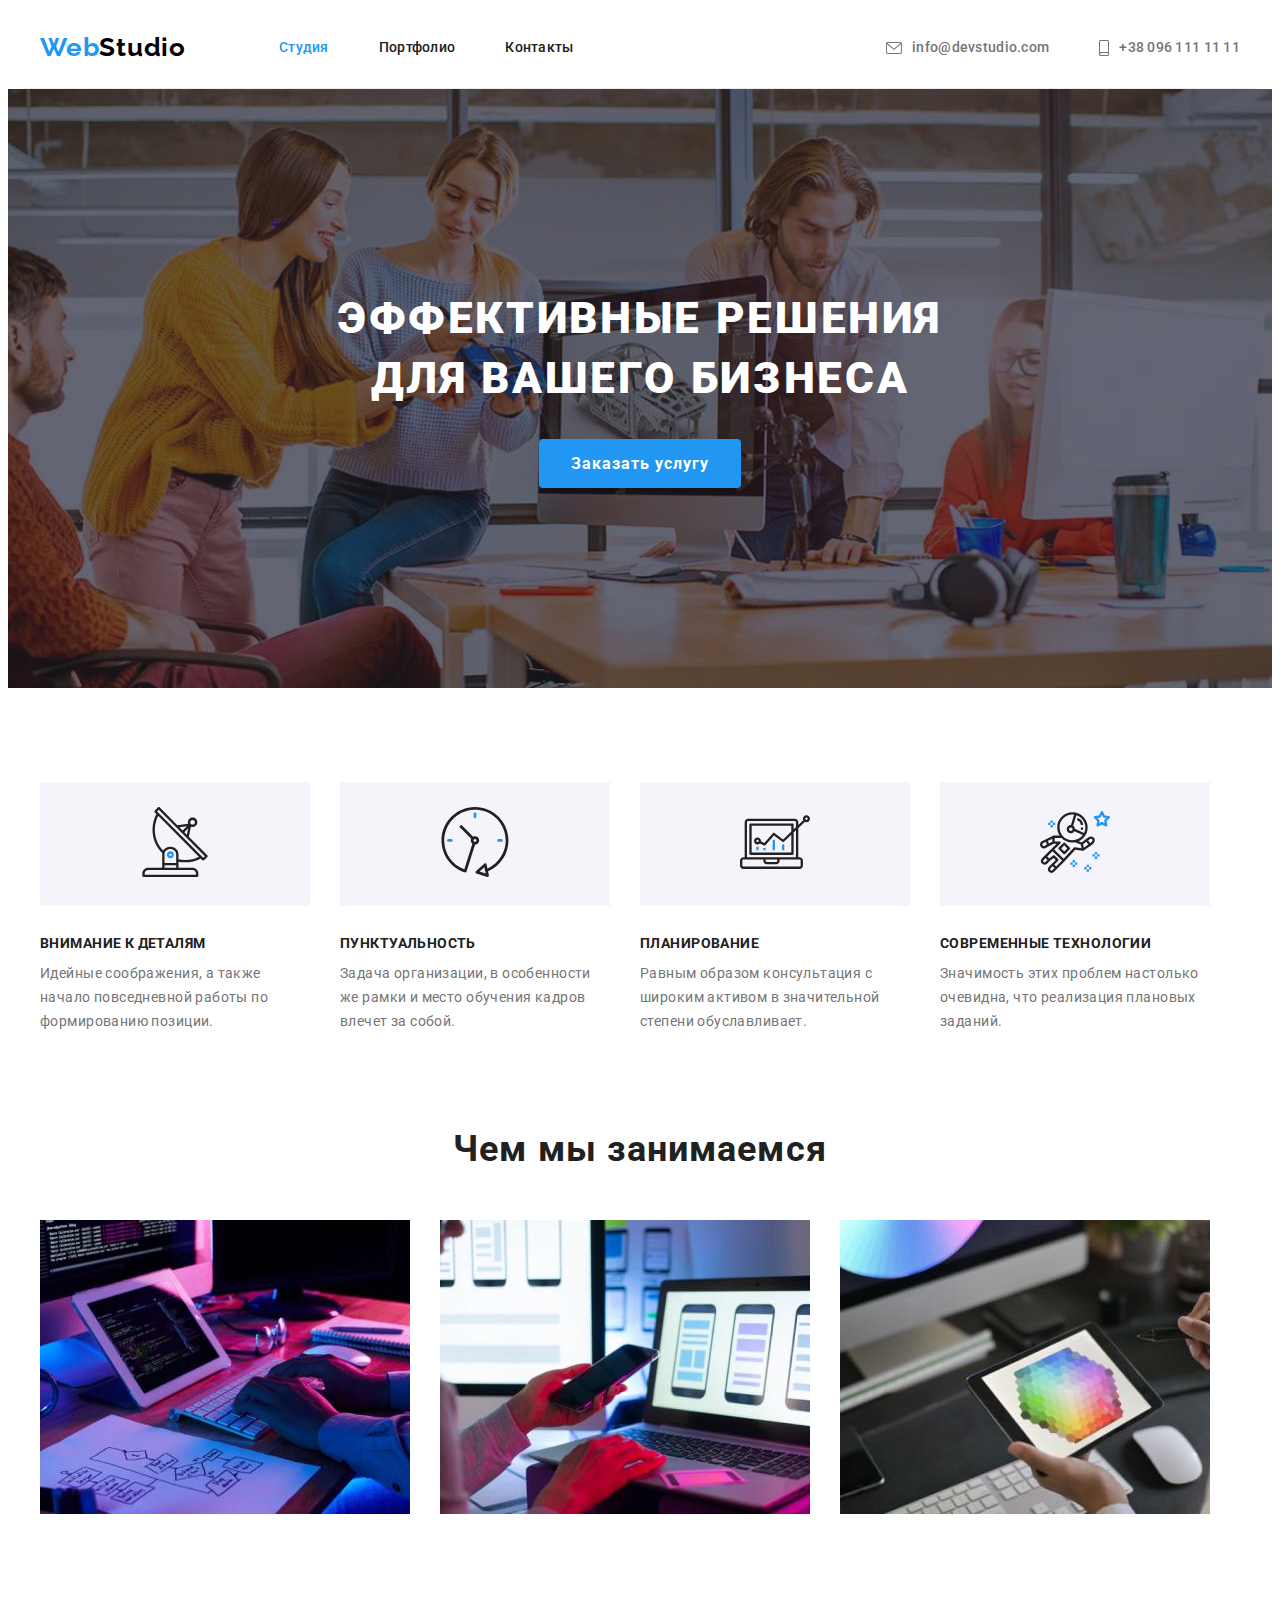
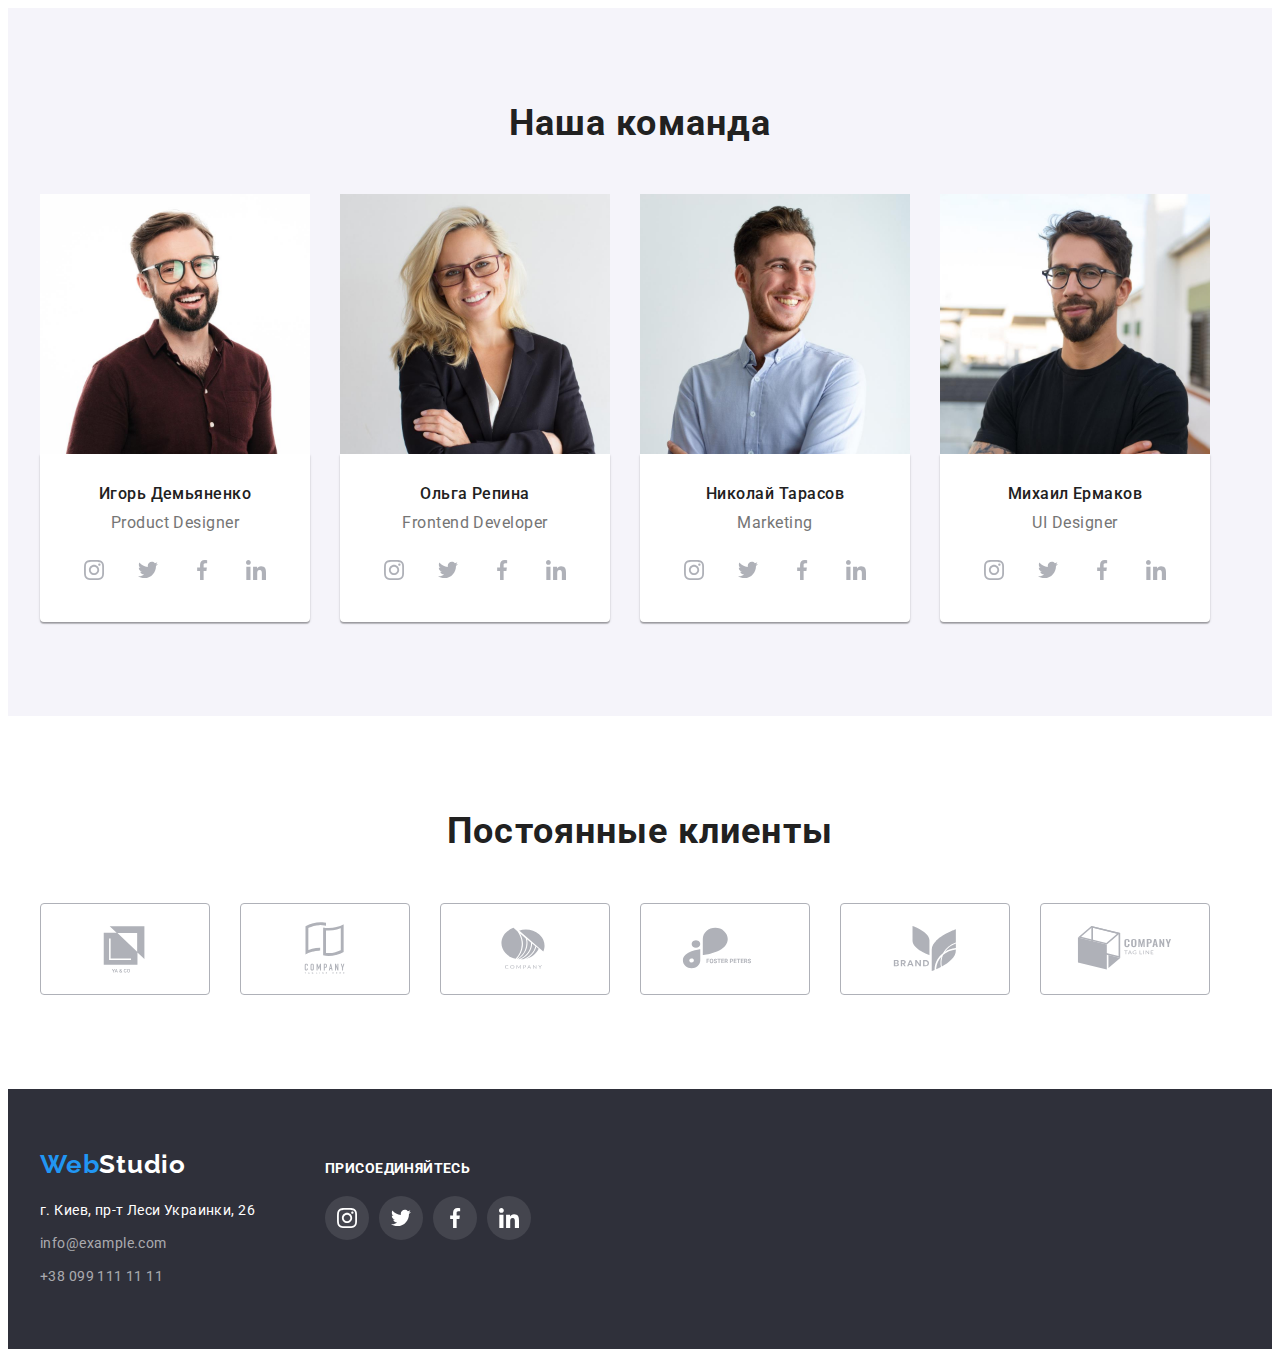
<file: index.html>
<!DOCTYPE html>
<html lang="ru">
  <head>
    <meta charset="UTF-8" />
    <meta http-equiv="X-UA-Compatible" content="IE=edge" />
    <meta name="viewport" content="width=device-width, initial-scale=1.0" />
    <title lang="en">WebStudio</title>
    <link rel="preconnect" href="https://fonts.googleapis.com" />
    <link rel="preconnect" href="https://fonts.gstatic.com" crossorigin />
    <link
      href="https://fonts.googleapis.com/css2?family=Raleway:wght@700&family=Roboto:wght@400;500;700;900&display=swap"
      rel="stylesheet"
    />
    <link
      rel="stylesheet"
      href="https://cdnjs.cloudflare.com/ajax/libs/modern-normalize/1.1.0/modern-normalize.min.css"
      integrity="sha512-wpPYUAdjBVSE4KJnH1VR1HeZfpl1ub8YT/NKx4PuQ5NmX2tKuGu6U/JRp5y+Y8XG2tV+wKQpNHVUX03MfMFn9Q=="
      crossorigin="anonymous"
      referrerpolicy="no-referrer"
    />
    <link rel="stylesheet" href="./css/styles.css" />
  </head>
  <body>
    <header>
      <div class="container header-container">
        <nav class="header-nav">
          <a class="logo header-logo link" href="#" lang="en"
            ><span class="logo-first link">Web</span><span class="logo-second link">Studio</span></a
          >
          <ul class="list menu-list">
            <li class="menu-item"><a class="menu-link link current" href="#">Студия</a></li>
            <li class="menu-item">
              <a class="menu-link link" href="./portfolio.html">Портфолио</a>
            </li>
            <li class="menu-item"><a class="menu-link link" href="#">Контакты</a></li>
          </ul>
        </nav>
        <ul class="list adress-list">
            <li class="adress-item">
              <a class="adress-link link" href="mailto:info@devstudio.com">
                <svg class="adress-icon" width="16" height="12">
                  <use href="./images/icons.svg#icon-envelope"></use></svg>info@devstudio.com</a>
            </li>
            <li class="adress-item">
              <a class="adress-link link" href="tel:+380961111111">
                <svg class="adress-icon" width="10" height="16">
                  <use href="./images/icons.svg#icon-smartphone"></use></svg>+38 096 111 11 11</a>
            </li>
          </ul>
        </div>
    </header>
    <main>
      <section class="hero">
        <div class="container">
          <h1 class="hero-main">Эффективные решения<br />для вашего бизнеса</h1>
          <button class="button btn-bold" type="button">Заказать услугу</button>
        </div>
      </section>
      <section class="section">
        <div class="container">
          <h2 class="visually-hidden">Наши принцыпы</h2>
          <ul class="list advantage">
            <li class="advantage-item">
              <div class="adventage-icon">
                <svg width="70" height="70">
                  <use href="./images/icons.svg#icon-antenna"></use>
                </svg>
              </div>
              <h3 class="advantage-title link">Внимание к деталям</h3>
              <p class="advantage-text link">
                Идейные соображения, а также начало повседневной работы по формированию позиции.
              </p>
            </li>
            <li class="advantage-item">
              <div class="adventage-icon">
                <svg width="70" height="70">
                  <use href="./images/icons.svg#icon-clock"></use>
                </svg>
              </div>
              <h3 class="advantage-title link">Пунктуальность</h3>
              <p class="advantage-text link">
                Задача организации, в особенности же рамки и место обучения кадров влечет за собой.
              </p>
            </li>
            <li class="advantage-item">
              <div class="adventage-icon">
                <svg width="70" height="70">
                  <use href="./images/icons.svg#icon-diagram"></use>
                </svg>
              </div>
              <h3 class="advantage-title link">Планирование</h3>
              <p class="advantage-text link">
                Равным образом консультация с широким активом в значительной степени обуславливает.
              </p>
            </li>
            <li class="advantage-item">
              <div class="adventage-icon">
                <svg width="70" height="70">
                  <use href="./images/icons.svg#icon-astronaut"></use>
                </svg>
              </div>
              <h3 class="advantage-title link">Современные технологии</h3>
              <p class="advantage-text link">
                Значимость этих проблем настолько очевидна, что реализация плановых заданий.
              </p>
            </li>
          </ul>
        </div>
      </section>
      <section class="section works-section">
        <div class="container">
          <h2 class="works-title">Чем мы занимаемся</h2>
          <ul class="list works-list">
            <li class="works-item">
              <img src="./images/img1.jpg" alt="Работа на клавиатуре" width="370" height="294" />
            </li>
            <li class="works-item">
              <img src="./images/img2.jpg" alt="Монитор" width="370" height="294" />
            </li>
            <li class="works-item">
              <img src="./images/img3.jpg" alt="Планшет" width="370" height="294" />
            </li>
          </ul>
        </div>
      </section>
      <section class="section team-section">
        <div class="container">
          <h2 class="works-title">Наша команда</h2>
          <ul class="list team-list">
            <li class="team-item">
              <img
                src="./images/ИгорьДемьяненко.jpg"
                alt="Игорь Демьяненко"
                width="270"
                height="260"
              />
              <div class="team-item-container">
                <h3 class="team-name">Игорь Демьяненко</h3>
                <p class="team-position" lang="en">Product Designer</p>
                <ul class="list social-list">
                  <li class="social-item">
                    <a href="" class="link social-link">
                      <svg class="social-icon" width="20" height="20">
                        <use href="./images/icons.svg#icon-instagram"></use>
                      </svg>
                    </a>
                  </li>
                  <li class="social-item">
                    <a href="" class="link social-link">
                      <svg class="social-icon" width="20" height="20">
                        <use href="./images/icons.svg#icon-twitter"></use>
                      </svg>
                    </a>
                  </li>
                  <li class="social-item">
                    <a href="" class="link social-link">
                      <svg class="social-icon" width="20" height="20">
                        <use href="./images/icons.svg#icon-facebook"></use>
                      </svg>
                    </a>
                  </li>
                  <li class="social-item">
                    <a href="" class="link social-link">
                      <svg class="social-icon" width="20" height="20">
                        <use href="./images/icons.svg#icon-linkedin"></use>
                      </svg>
                    </a>
                  </li>
                </ul>
              </div>
            </li>
            <li class="team-item">
              <img src="./images/ОльгаРепина.jpg" alt="Ольга Репина" width="270" height="260" />
              <div class="team-item-container">
                <h3 class="team-name">Ольга Репина</h3>
                <p class="team-position" lang="en">Frontend Developer</p>
                <ul class="list social-list">
                  <li class="social-item">
                    <a href="" class="link social-link">
                      <svg class="social-icon" width="20" height="20">
                        <use href="./images/icons.svg#icon-instagram"></use>
                      </svg>
                    </a>
                  </li>
                  <li class="social-item">
                    <a href="" class="link social-link">
                      <svg class="social-icon" width="20" height="20">
                        <use href="./images/icons.svg#icon-twitter"></use>
                      </svg>
                    </a>
                  </li>
                  <li class="social-item">
                    <a href="" class="link social-link">
                      <svg class="social-icon" width="20" height="20">
                        <use href="./images/icons.svg#icon-facebook"></use>
                      </svg>
                    </a>
                  </li>
                  <li class="social-item">
                    <a href="" class="link social-link">
                      <svg class="social-icon" width="20" height="20">
                        <use href="./images/icons.svg#icon-linkedin"></use>
                      </svg>
                    </a>
                  </li>
                </ul>
              </div>
            </li>
            <li class="team-item">
              <img
                src="./images/НиколайТарасов.jpg"
                alt="Николай Тарасов"
                width="270"
                height="260"
              />
              <div class="team-item-container">
                <h3 class="team-name">Николай Тарасов</h3>
                <p class="team-position" lang="en">Marketing</p>
                <ul class="list social-list">
                  <li class="social-item">
                    <a href="" class="link social-link">
                      <svg class="social-icon" width="20" height="20">
                        <use href="./images/icons.svg#icon-instagram"></use>
                      </svg>
                    </a>
                  </li>
                  <li class="social-item">
                    <a href="" class="link social-link">
                      <svg class="social-icon" width="20" height="20">
                        <use href="./images/icons.svg#icon-twitter"></use>
                      </svg>
                    </a>
                  </li>
                  <li class="social-item">
                    <a href="" class="link social-link">
                      <svg class="social-icon" width="20" height="20">
                        <use href="./images/icons.svg#icon-facebook"></use>
                      </svg>
                    </a>
                  </li>
                  <li class="social-item">
                    <a href="" class="link social-link">
                      <svg class="social-icon" width="20" height="20">
                        <use href="./images/icons.svg#icon-linkedin"></use>
                      </svg>
                    </a>
                  </li>
                </ul>
              </div>
            </li>
            <li class="team-item">
              <img src="./images/МихаилЕрмаков.jpg" alt="Михаил Ермаков" width="270" height="260" />
              <div class="team-item-container">
                <h3 class="team-name">Михаил Ермаков</h3>
                <p class="team-position" lang="en">UI Designer</p>
                <ul class="list social-list">
                  <li class="social-item">
                    <a href="" class="link social-link">
                      <svg class="social-icon" width="20" height="20">
                        <use href="./images/icons.svg#icon-instagram"></use>
                      </svg>
                    </a>
                  </li>
                  <li class="social-item">
                    <a href="" class="link social-link">
                      <svg class="social-icon" width="20" height="20">
                        <use href="./images/icons.svg#icon-twitter"></use>
                      </svg>
                    </a>
                  </li>
                  <li class="social-item">
                    <a href="" class="link social-link">
                      <svg class="social-icon" width="20" height="20">
                        <use href="./images/icons.svg#icon-facebook"></use>
                      </svg>
                    </a>
                  </li>
                  <li class="social-item">
                    <a href="" class="link social-link">
                      <svg class="social-icon" width="20" height="20">
                        <use href="./images/icons.svg#icon-linkedin"></use>
                      </svg>
                    </a>
                  </li>
                </ul>
              </div>
            </li>
          </ul>
        </div>
      </section>
      <section class="section client-section">
        <div class="container">
          <h2 class="works-title">Постоянные клиенты</h2>
          <ul class="list client-list">
            <li class="client-item">
              <a href="" class="client-link">
              <svg class="client-icon" width="106" height="60">
                <use href="./images/icons.svg#icon-Logo1"></use>
              </svg>
            </a>
            </li>
            <li class="client-item">
              <a href="" class="client-link">
                <svg class="client-icon" width="106" height="60">
                <use href="./images/icons.svg#icon-Logo2"></use>
              </svg>
            </a>
            </li>
            <li class="client-item">
              <a href="" class="client-link"><svg class="client-icon" width="106" height="60">
                <use href="./images/icons.svg#icon-Logo3"></use>
              </svg>
            </a>
            </li>
            <li class="client-item">
              <a href="" class="client-link"><svg class="client-icon" width="106" height="60">
                <use href="./images/icons.svg#icon-Logo4"></use>
              </svg>
            </a>
            </li>
            <li class="client-item">
              <a href="" class="client-link"><svg class="client-icon" width="106" height="60">
                <use href="./images/icons.svg#icon-Logo5"></use>
              </svg>
            </a>
            </li>
            <li class="client-item">
              <a href="" class="client-link"><svg class="client-icon" width="106" height="60">
                <use href="./images/icons.svg#icon-Logo6"></use>
              </svg>
            </a>
            </li>
          </ul>
        </div>
      </section>
    </main>
    <footer class="footer-hero">
      <div class="container footer-container">
        <div class="address-container">
          <a class="logo footer-logo" href="./index.html" lang="en"><span class="logo-first">Web</span><span class="logo-third">Studio</span></a>
          <address class="address">
          <ul class="footer-adress list">
            <li class="footer-item">
              <a
                class="footer-address-link link"
                href="https://goo.gl/maps/7NXjb8yNVrLGPsfN6"
                target="_blank"
                rel="noopener noreferrer"
                >г. Киев, пр-т Леси Украинки, 26</a
              >
            </li>
            <li class="footer-item">
              <a class="footer-address-list link" href="mailto:info@example.com"
                >info@example.com</a
              >
            </li>
            <li class="footer-item">
              <a class="footer-address-list link" href="tel:+380991111111">+38 099 111 11 11</a>
            </li>
          </ul>
        </address>
      </div>
      <div class="join-container">
          <p class="connect-text">присоединяйтесь</p>
          <ul class="list connect-list">
            <li class="connect-item">
              <a href="" class="link connect-link">
                <svg class="connect-icon" width="20" height="20">
                  <use href="./images/icons.svg#icon-instagram"></use>
                </svg>
              </a>
            </li>
            <li class="connect-item">
              <a href="" class="link connect-link">
                <svg class="connect-icon" width="20" height="20">
                  <use href="./images/icons.svg#icon-twitter"></use>
                </svg>
              </a>
            </li>
            <li class="connect-item">
              <a href="" class="link connect-link">
                <svg class="connect-icon" width="20" height="20">
                  <use href="./images/icons.svg#icon-facebook"></use>
                </svg>
              </a>
            </li>
            <li class="connect-item">
              <a href="" class="link connect-link">
                <svg class="connect-icon" width="20" height="20">
                  <use href="./images/icons.svg#icon-linkedin"></use>
                </svg>
              </a>
            </li>
          </ul>
        </div>
      </div>
    </footer>
  </body>
</html>
</file>
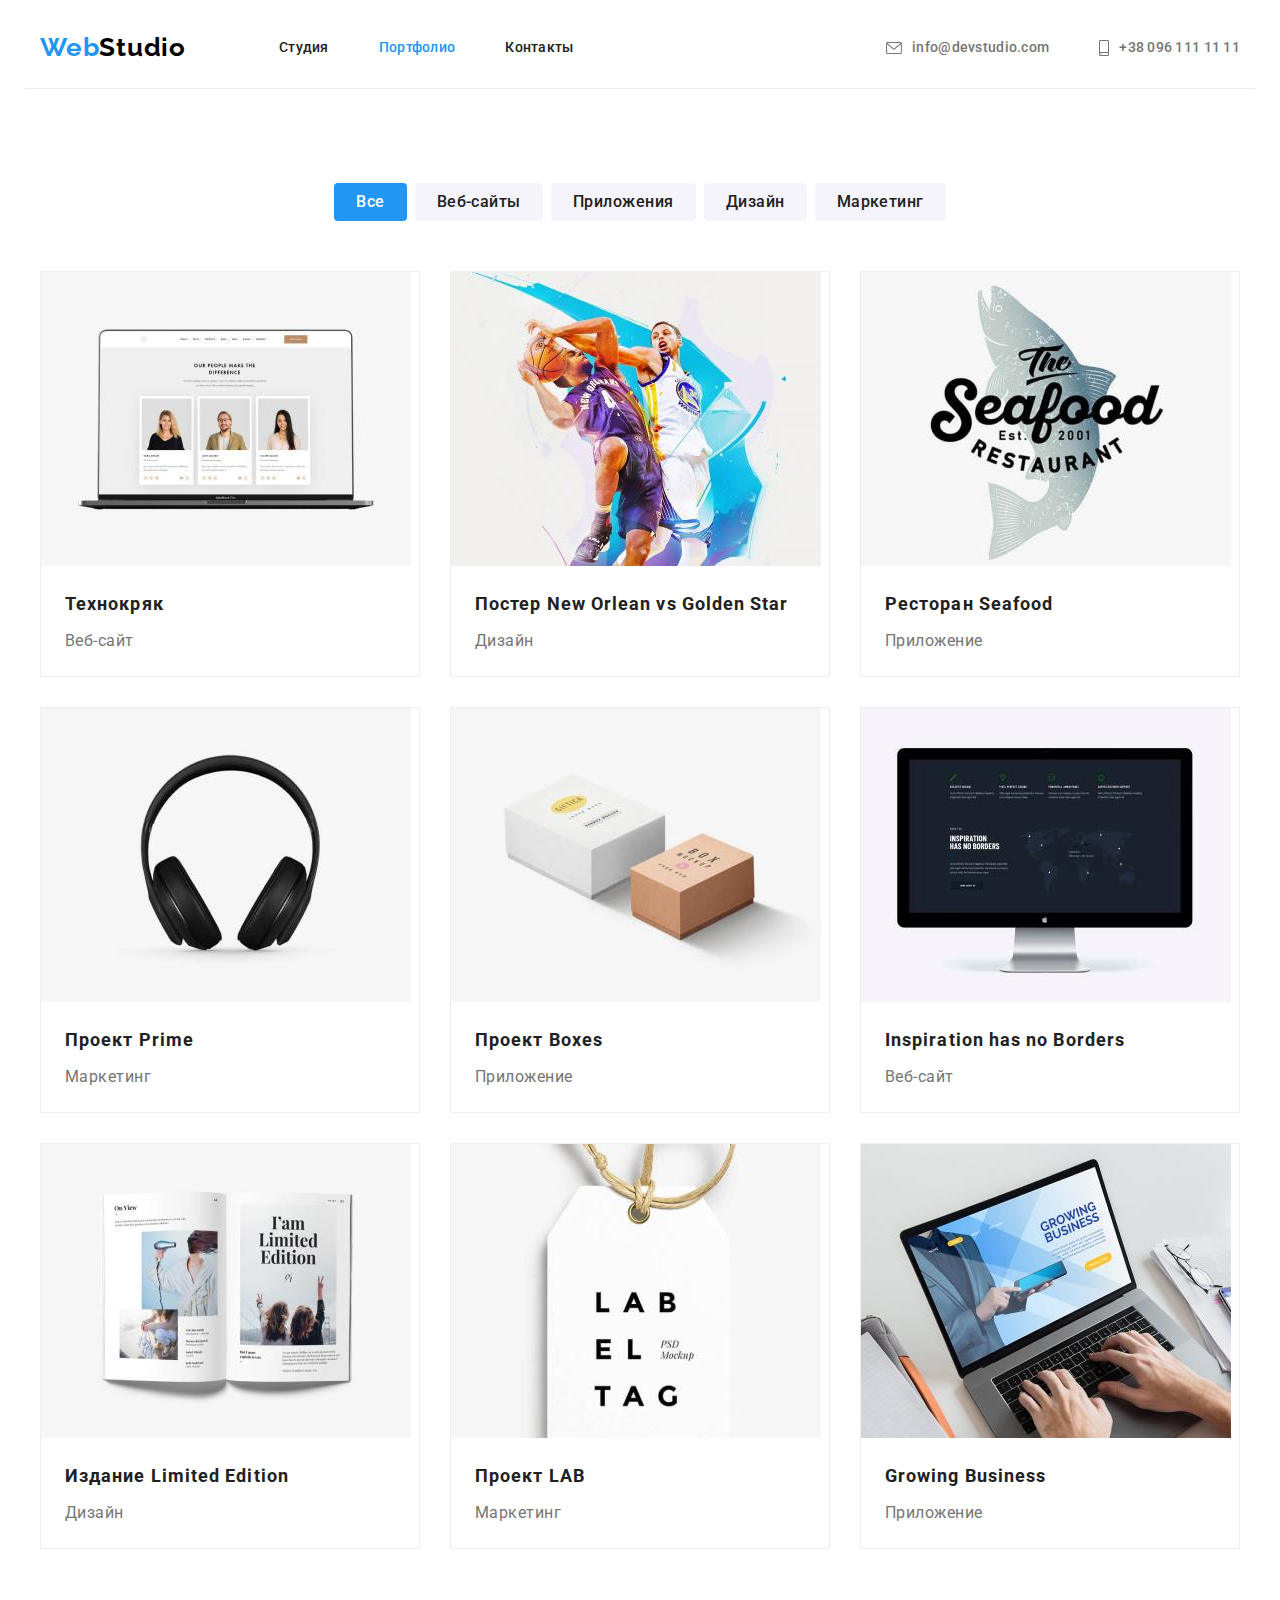
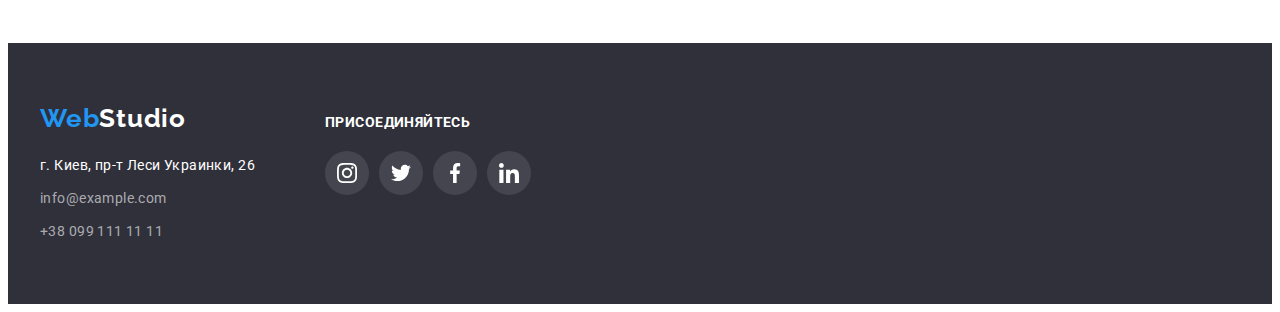
<file: portfolio.html>
<!DOCTYPE html>
<html lang="ru">
  <head>
    <meta charset="UTF-8" />
    <meta http-equiv="X-UA-Compatible" content="IE=edge" />
    <meta name="viewport" content="width=device-width, initial-scale=1.0" />
    <title lang="en">Portfolio</title>
    <link rel="preconnect" href="https://fonts.googleapis.com" />
    <link rel="preconnect" href="https://fonts.gstatic.com" crossorigin />
    <link href="https://fonts.googleapis.com/css2?family=Raleway:wght@700&family=Roboto:wght@400;500;700&display=swap" rel="stylesheet"/>
    <link rel="stylesheet" href="https://cdnjs.cloudflare.com/ajax/libs/modern-normalize/1.1.0/modern-normalize.min.css" integrity="sha512-wpPYUAdjBVSE4KJnH1VR1HeZfpl1ub8YT/NKx4PuQ5NmX2tKuGu6U/JRp5y+Y8XG2tV+wKQpNHVUX03MfMFn9Q==" crossorigin="anonymous" referrerpolicy="no-referrer"/>
    <link rel="stylesheet" href="./css/styles.css" />
  </head>
  <body>
    <header>
      <div class="container header-container">
        <nav class="header-nav">
          <a class="logo header-logo link" href="#" lang="en"
            ><span class="logo-first link">Web</span><span class="logo-second link">Studio</span></a>
          <ul class="list menu-list">
            <li class="menu-item"><a class="menu-link link" href="./index.html">Студия</a></li>
            <li class="menu-item">
              <a class="menu-link link current" href="/">Портфолио</a>
            </li>
            <li class="menu-item"><a class="menu-link link" href="#">Контакты</a></li>
          </ul>
        </nav>
        <ul class="list adress-list">
          <li class="adress-item">
            <a class="adress-link link" href="mailto:info@devstudio.com">
              <svg class="adress-icon" width="16" height="12">
                <use href="./images/icons.svg#icon-envelope"></use></svg>info@devstudio.com</a>
          </li>
          <li class="adress-item">
            <a class="adress-link link" href="tel:+380961111111">
              <svg class="adress-icon" width="10" height="16">
                <use href="./images/icons.svg#icon-smartphone"></use></svg>+38 096 111 11 11</a>
          </li>
        </ul>
      </div>
    </header>
    <main>
      <section class="section">
        <div class="container">
          <h1 class="visually-hidden" lang="en">filters</h1>
          <ul class="list filter-list">
            <li class="filter-item">
              <button class="button filter-button current" type="button">Все</button>
            </li>
            <li class="filter-item">
              <button class="button filter-button" type="button">Веб-сайты</button>
            </li>
            <li class="filter-item">
              <button class="button filter-button" type="button">Приложения</button>
            </li>
            <li class="filter-item">
              <button class="button filter-button" type="button">Дизайн</button>
            </li>
            <li class="filter-item">
              <button class="button filter-button" type="button">Маркетинг</button>
            </li>
          </ul>
          <ul class="list project-list">
            <li class="projects-item">
              <a class="link project-link" href="#">
                <img src="./images/employees.jpg" alt="Технокряк" width="370" height="294" />
                <div class="projects-container">
                  <h2 class="projects-title">Технокряк</h2>
                  <p class="project-text">Веб-сайт</p>
                </div>
              </a>
            </li>
            <li class="projects-item">
              <a class="link project-link" href="#">
                <img src="./images/New_Orlean_vs_Golden_Star.jpg" alt="Постер New Orlean vs Golden Star" width="370" height="294"/>
                <div class="projects-container">
                  <h2 class="projects-title">Постер New Orlean vs Golden Star</h2>
                  <p class="project-text">Дизайн</p>
                </div>
              </a>
            </li>
            <li class="projects-item">
              <a class="link project-link" href="#">
                <img src="./images/Seafood.jpg" alt="Ресторан Seafood" width="370" height="294" />
                <div class="projects-container">
                  <h2 class="projects-title">Ресторан Seafood</h2>
                  <p class="project-text">Приложение</p>
                </div>
              </a>
            </li>
            <li class="projects-item">
              <a class="link project-link" href="#">
                <img src="./images/Prime.jpg" alt="Проект Prime" width="370" height="294" />
                <div class="projects-container">
                  <h2 class="projects-title">Проект Prime</h2>
                  <p class="project-text">Маркетинг</p>
                </div>
              </a>
            </li>
            <li class="projects-item">
              <a class="link project-link" href="#">
                <img src="./images/Boxes.jpg" alt="Проект Boxes" width="370" height="294" />
                <div class="projects-container">
                  <h2 class="projects-title">Проект Boxes</h2>
                  <p class="project-text">Приложение</p>
                </div>
              </a>
            </li>
            <li class="projects-item">
              <a class="link project-link" href="#">
                <img src="./images/Inspiration.jpg" alt="Inspiration has no Borders" width="370" height="294"/>
                <div class="projects-container">
                  <h2 class="projects-title" lang="en">Inspiration has no Borders</h2>
                  <p class="project-text">Веб-сайт</p>
                </div>
              </a>
            </li>
            <li class="projects-item">
              <a class="link project-link" href="#">
                <img src="./images/Limited_Edition.jpg" alt="Издание Limited Edition" width="370" height="294"/>
                <div class="projects-container">
                  <h2 class="projects-title">Издание Limited Edition</h2>
                  <p class="project-text">Дизайн</p>
                </div>
              </a>
            </li>
            <li class="projects-item">
              <a class="link project-link" href="#">
                <img src="./images/LAB.jpg" alt="Проект LAB" width="370" height="294" />
                <div class="projects-container">
                  <h2 class="projects-title">Проект LAB</h2>
                  <p class="project-text">Маркетинг</p>
                </div>
              </a>
            </li>
            <li class="projects-item">
              <a class="link project-link" href="#">
                <img src="./images/Growing_Business.jpg" alt="Growing Business" width="370" height="294"/>
                <div class="projects-container">
                  <h2 class="projects-title" lang="en">Growing Business</h2>
                  <p class="project-text">Приложение</p>
              </div>
              </a>
            </li>
          </ul>
        </div>
      </section>
    </main>
    <footer class="footer-hero">
      <div class="container footer-container">
        <div class="address-container">
          <a class="logo footer-logo" href="./index.html" lang="en"><span class="logo-first">Web</span><span class="logo-third">Studio</span></a>
          <address class="address">
          <ul class="footer-adress list">
            <li class="footer-item">
              <a
                class="footer-address-link link"
                href="https://goo.gl/maps/7NXjb8yNVrLGPsfN6"
                target="_blank"
                rel="noopener noreferrer"
                >г. Киев, пр-т Леси Украинки, 26</a
              >
            </li>
            <li class="footer-item">
              <a class="footer-address-list link" href="mailto:info@example.com"
                >info@example.com</a
              >
            </li>
            <li class="footer-item">
              <a class="footer-address-list link" href="tel:+380991111111">+38 099 111 11 11</a>
            </li>
          </ul>
        </address>
      </div>
      <div class="join-container">
          <p class="connect-text">присоединяйтесь</p>
          <ul class="list connect-list">
            <li class="connect-item">
              <a href="" class="link connect-link">
                <svg class="connect-icon" width="20" height="20">
                  <use href="./images/icons.svg#icon-instagram"></use>
                </svg>
              </a>
            </li>
            <li class="connect-item">
              <a href="" class="link connect-link">
                <svg class="connect-icon" width="20" height="20">
                  <use href="./images/icons.svg#icon-twitter"></use>
                </svg>
              </a>
            </li>
            <li class="connect-item">
              <a href="" class="link connect-link">
                <svg class="connect-icon" width="20" height="20">
                  <use href="./images/icons.svg#icon-facebook"></use>
                </svg>
              </a>
            </li>
            <li class="connect-item">
              <a href="" class="link connect-link">
                <svg class="connect-icon" width="20" height="20">
                  <use href="./images/icons.svg#icon-linkedin"></use>
                </svg>
              </a>
            </li>
          </ul>
        </div>
      </div>
    </footer>
  </body>
</html>
</file>
<file: css/styles.css>
:root {
  --white-color: #ffffff;
  --header-title-color: #212121;
  --primary-text-color: #757575;
  --second-text-color: rgba(255, 255, 255, 0.6);
  --accent-color: #2196f3;
  --focus-hover-color: #188ce8;
  --first-accent-color: #000000;
  --about-us-color: #f5f4fa;
  --background-hero-footer-color: #2f303a;
}

p,
h1,
h2,
h3,
h4,
h5,
h6 {
  margin: 0;
}

ul {
  margin: 0;
  padding: 0;
}

button {
  cursor: pointer;
}

img {
  max-width: 100%;
  height: auto;
  display: block;
}

body {
  font-family: 'Roboto', sans-serif;
}

.container {
  width: 1200px;
  padding-left: 15px;
  padding-right: 15px;
  margin-left: auto;
  margin-right: auto;
}

.list {
  list-style: none;
}

a {
  text-decoration: none;
}

.btn-bold {
  font-family: inherit;
  font-weight: 700;
  font-size: 16px;
  line-height: 1.86;
  background-color: var(--accent-color);
  align-items: center;
  text-align: center;
  letter-spacing: 0.06em;
  color: var(--white-color);
  box-shadow: 0px 4px 4px rgba(0, 0, 0, 0.15);
  border-radius: 4px;
  border: none;
  padding: 10px 32px;
  margin-top: 30px;
}

.btn-bold:hover,
.btn-bold:focus {
  color: var(--white-color);
  background-color: var(--focus-hover-color);
}

.filter-button {
  font-family: inherit;
  font-weight: 500;
  font-size: 16px;
  line-height: 1.63;
  text-align: center;
  letter-spacing: 0.03em;
  color: var(--header-title-color);
  cursor: pointer;
  background-color: var(--about-us-color);
  border-radius: 4px;
  border: none;
  padding: 6px 22px;
}

.filter-button:hover,
.filter-button:focus {
  color: var(--white-color);
  background-color: var(--accent-color);
  box-shadow: 0px 3px 1px rgba(0, 0, 0, 0.1), 0px 1px 2px rgba(0, 0, 0, 0.08), 0px 2px 2px rgba(0, 0, 0, 0.12);
  border-radius: 4px;
}

/* ----------------------heder------------------- */
.header-container {
  display: flex;
  align-items: center;
  border-bottom: 1px solid #ECECEC;;
}

.header-nav {
  display: flex;
  align-items: center;
}

.header-logo {
  margin-right: 93px;
  padding-top: 24px;
  padding-bottom: 25px;
}

.logo {
  font-family: Raleway, sans-serif;
  font-weight: 700;
  font-size: 26px;
  line-height: 1.19;
  letter-spacing: 0.03em;
}

.logo-first {
  color: var(--accent-color);
}

.logo-second {
  color: var(--first-accent-color);
}

.menu-item {
  display: flex;
}

.menu-item:not(:last-child) {
  margin-right: 50px;
}

.menu-link.current {
  color: var(--accent-color);
}

.menu-list {
  display: flex;
}

.menu-link {
  font-weight: 500;
  font-size: 14px;
  line-height: 1.14;
  letter-spacing: 0.02em;
  color: var(--header-title-color);
}

.adress-link {
  font-weight: 500;
  font-size: 14px;
  line-height: 1.14;
  letter-spacing: 0.02em;
  color: var(--primary-text-color);
  display: flex;
  align-items: center;
}

.adress-icon {
  fill: var(--primary-text-color);
  margin-right: 10px;
}

.adress-item:not(:first-child) {
  margin-left: 50px;
}

.adress-link:focus,
.adress-link:hover {
  color: var(--accent-color);
}

.adress-link:hover .adress-icon,
.adress-link:focus .adress-icon {
  fill: var(--accent-color);
}

.adress-list {
  display: flex;
  margin-left: auto;
}
.menu-link:hover,
.menu-link:focus {
  color: var(--accent-color);
}

/*---------------------hero-----------------------*/
.hero {
  background-color: var(--background-hero-footer-color);
  padding-top: 200px;
  padding-bottom: 200px;
  text-align: center;
  background-image: linear-gradient(rgba(47, 48, 58, 0.4), rgba(47, 48, 58, 0.4)),
    url(../images/overlay.jpg);
  background-repeat: no-repeat;
  background-size: cover;
  background-position: center;
  max-width: 1600px;
  margin: 0 auto;
}

.hero-main {
  font-weight: 900;
  font-size: 44px;
  line-height: 1.36;
  letter-spacing: 0.06em;
  text-transform: uppercase;
  color: var(--white-color);
  text-align: center;
  letter-spacing: 0.06em;
  text-transform: uppercase;
}

.section {
  padding-top: 94px;
  padding-bottom: 94px;
}

.visually-hidden {
  position: absolute;
  clip: rect(0 0 0 0);
  width: 1px;
  height: 1px;
  margin: -1px;
}

.advantage {
  display: flex;
}

.advantage-item {
  width: 270px;
}

.advantage-item:not(:last-child) {
  margin-right: 30px;
}

.adventage-icon {
  padding-top: 25px;
  padding-bottom: 25px;
  background-color: #f5f4fa;
  text-align: center;
}

.advantage-title {
  font-weight: 700;
  font-size: 14px;
  line-height: 1.14;
  letter-spacing: 0.03em;
  text-transform: uppercase;
  color: var(--header-title-color);
  margin-top: 30px;
  margin-bottom: 10px;
}

.advantage-text {
  font-size: 14px;
  line-height: 1.71;
  letter-spacing: 0.03em;
  color: var(--primary-text-color);
}

.works-section {
  padding-top: 0;
}

.team-section {
  background-color: var(--about-us-color);
}

.works-title {
  font-weight: 700;
  font-size: 36px;
  line-height: 1.17;
  text-align: center;
  letter-spacing: 0.03em;
  color: var(--header-title-color);
  margin-bottom: 50px;
}

.works-list {
  display: flex;
}

.works-item:not(:last-child) {
  margin-right: 30px;
}

.team-list {
  display: flex;
}

.team-item-container {
  background-color: var(--white-color);
  box-shadow: 0px 1px 3px rgba(0, 0, 0, 0.12), 0px 1px 1px rgba(0, 0, 0, 0.14),
    0px 2px 1px rgba(0, 0, 0, 0.2);
  border-radius: 0px 0px 4px 4px;
  padding-top: 30px;
  padding-bottom: 30px;
}

.team-item:not(:last-child) {
  margin-right: 30px;
}

.team-name {
  font-weight: 500;
  font-size: 16px;
  line-height: 1.19;
  text-align: center;
  letter-spacing: 0.03em;
  color: var(--header-title-color);
}

.team-position {
  font-size: 16px;
  line-height: 1.19;
  text-align: center;
  letter-spacing: 0.03em;
  color: var(--primary-text-color);
  margin-top: 10px;
  margin-bottom: 16px;
}

.social-list {
  display: flex;
  justify-content: center;
}

.social-item {
  width: 44px;
  height: 44px;
}

.social-item:not(:last-child) {
  margin-right: 10px;
}

.social-icon {
  fill: #afb1b8;
}

.social-link {
  width: 100%;
  height: 100%;
  background-color: var(--white-color);
  border-radius: 50%;
  display: block;
  display: flex;
  align-items: center;
  justify-content: center;
}

.social-link:hover,
.social-link:focus {
  background-color: var(--accent-color);
}

.social-link:hover .social-icon,
.social-link:focus .social-icon {
  fill: var(--white-color);
}

.client-list {
  display: flex;
}

.client-item:not(:last-child) {
  margin-right: 30px;
}

.client-link {
  width: 170px;
  height: 92px;
  border: 1px solid #AFB1B8;
  box-sizing: border-box;
  border-radius: 4px;
  display: block;
  display: flex;
  align-items: center;
  justify-content: center;
  
}

.client-icon {
  fill: #AFB1B8;
}


.client-link:hover, .client-link:focus {
  border: 1px solid #2196F3;
}

.client-link:hover .client-icon,
.client-link:focus .client-icon {
  fill: var(--accent-color);
}



/*-------------------projects------------------*/

.filter-button.current {
  color: var(--white-color);
  background-color: var(--accent-color);
}

.filter-list {
  margin-bottom: 50px;
  display: flex;
  justify-content: center;
}

.filter-item:not(:last-child) {
  margin-right: 8px;
}

.project-list {
  display: flex;
  flex-wrap: wrap;
  margin-left: -30px;
  margin-bottom: -30px;
}

.projects-item {
  background: var(--white-color);
  border: 1px solid #eeeeee;
  box-sizing: border-box;
  width: 370px;
  flex-basis: calc(100% / 3 - 30px);
  margin-left: 30px;
  margin-bottom: 30px;
}

.projects-item:hover,
.projects-item:focus {
  background: #FFFFFF;
  border: 1px solid #EEEEEE;
  box-sizing: border-box;
  box-shadow: 0px 1px 1px rgba(0, 0, 0, 0.12), 0px 4px 4px rgba(0, 0, 0, 0.06), 1px 4px 6px rgba(0, 0, 0, 0.16);
}

.projects-container {
  padding-top: 20px;
  padding-left: 24px;
  padding-right: 24px;
  padding-bottom: 20px;
}

.projects-title {
  font-weight: 700;
  font-size: 18px;
  line-height: 2;
  letter-spacing: 0.06em;
  color: var(--header-title-color);
}

.project-text {
  font-size: 16px;
  line-height: 1.88;
  letter-spacing: 0.03em;
  color: var(--primary-text-color);
  margin-top: 4px;
}
/*------------------footer------------------*/

.footer-container {
  align-items: baseline;
  display: flex;
}

.address-container {
  margin-right: 70px;
}

.footer-hero {
  padding-top: 60px;
  padding-bottom: 60px;
  background-color: var(--background-hero-footer-color);
}

.footer-logo {
  display: block;
  margin-bottom: 20px;
}

.footer-address-link {
  font-style: normal;
  font-size: 14px;
  line-height: 1.71;
  letter-spacing: 0.03em;
  color: var(--white-color);
}

.footer-item:not(:last-child) {
  margin-bottom: 9px;
}

.footer-address-list {
  font-style: normal;
  font-size: 14px;
  line-height: 1.71;
  letter-spacing: 0.03em;
  color: var(--second-text-color);
}

.logo-third {
  font-family: Raleway;
  font-style: normal;
  font-weight: 700;
  font-size: 26px;
  line-height: 1.19;
  letter-spacing: 0.03em;
  color: var(--white-color);
}

.connect-text {
  font-style: normal;
  font-weight: 700;
  font-size: 14px;
  line-height: 1.14;
  letter-spacing: 0.03em;
  text-transform: uppercase;
  color: var(--white-color);
  margin-bottom: 20px;
}

.connect-list {
  display: flex;
  justify-content: center;
}

.connect-item {
  width: 44px;
  height: 44px;
}

.connect-item:not(:last-child) {
  margin-right: 10px;
}

.connect-icon {
  fill: #ffffff;
}

.connect-link {
  width: 100%;
  height: 100%;
  background-color: rgba(255, 255, 255, 0.1);
  border-radius: 50%;
  display: block;
  display: flex;
  align-items: center;
  justify-content: center;
}

.connect-link:hover,
.connect-link:focus {
  background-color: var(--accent-color);
}

.connect-link:hover .connect-icon,
.connect-link:focus .connect-icon {
  fill: var(--white-color);
}
</file>
